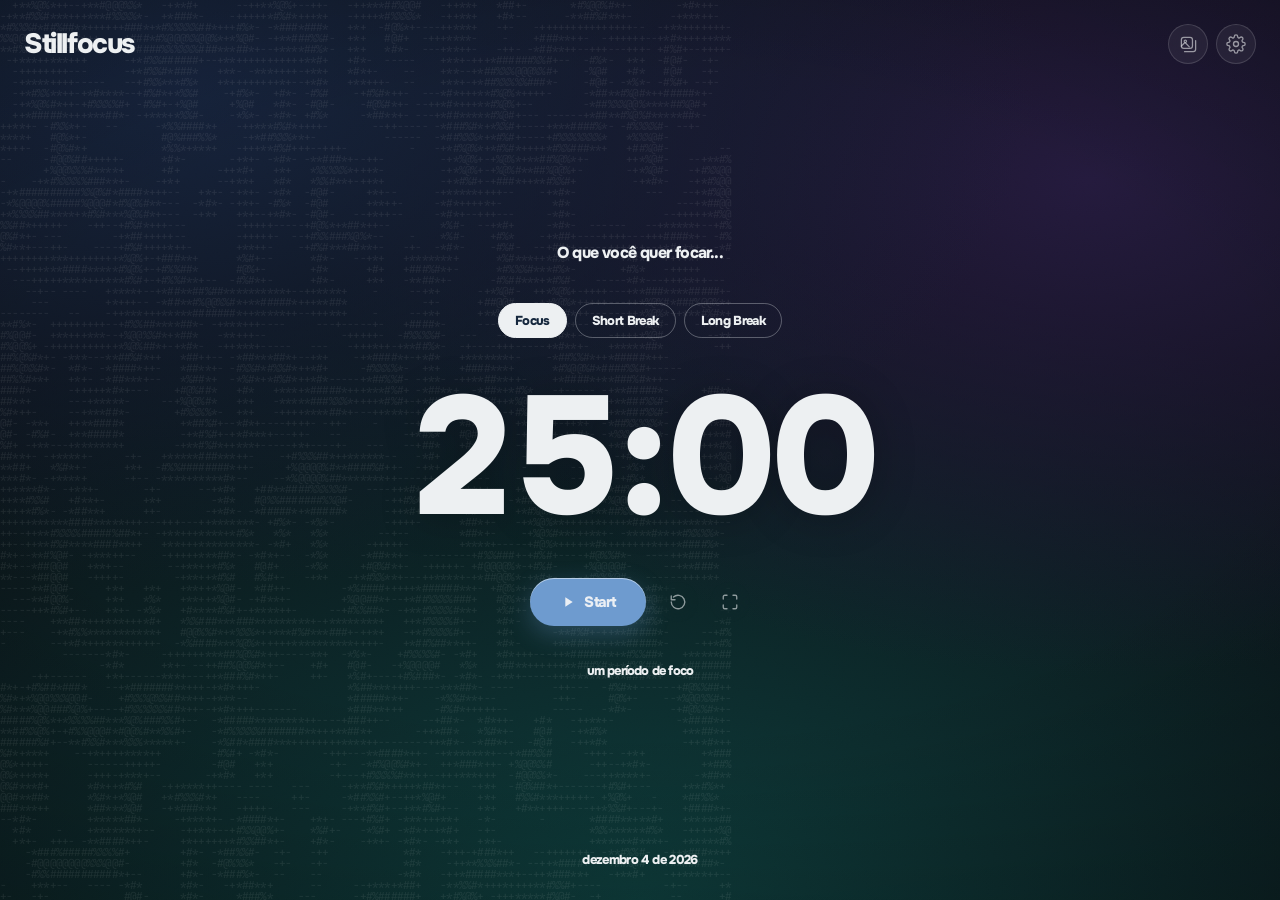
<file: index.html>
<!doctype html>
<html lang="pt-BR">
<head>
<meta charset="UTF-8">
<meta name="viewport" content="width=device-width, initial-scale=1, viewport-fit=cover">
<title>Still Focus</title>
<meta name="description" content="Still Focus — uma ferramenta minimalista de foco, com ambiente visual personalizável e uma camada ASCII viva.">
<meta name="theme-color" content="#0a0e13">
<link rel="preconnect" href="https://fonts.googleapis.com">
<link rel="preconnect" href="https://fonts.gstatic.com" crossorigin>
<link href="https://fonts.googleapis.com/css2?family=Onest:wght@300;400;500;600;700;800&family=JetBrains+Mono:wght@400;500&display=swap" rel="stylesheet">
<link rel="stylesheet" href="style.css">
</head>
<body>

  <!-- Layer 1: full-screen background -->
  <div id="bg-layer" aria-hidden="true"></div>

  <!-- Layer 2: ordered-dithering stylization -->
  <canvas id="dither-canvas" aria-hidden="true"></canvas>

  <!-- Layer 3: ASCII atmospheric overlay -->
  <canvas id="ascii-canvas" aria-hidden="true"></canvas>

  <!-- Layer 3: application UI -->
  <div id="app">

    <header class="app-header">
      <span class="brand">Stillfocus</span>
      <div class="header-actions">
        <button id="gallery-btn" class="icon-btn" type="button" aria-haspopup="dialog" aria-controls="gallery-overlay" data-i18n-aria="galleryAria" aria-label="Abrir galeria de wallpapers">
          <svg width="19" height="19" viewBox="0 0 24 24" fill="none" stroke="currentColor" stroke-width="1.6" stroke-linecap="round" stroke-linejoin="round"><rect x="3" y="3" width="14" height="14" rx="3"/><path d="M7 21h11a3 3 0 0 0 3-3V7"/><circle cx="8" cy="8" r="1.5"/><path d="M3 14l3.5-3.5a1.5 1.5 0 0 1 2.1 0L13 15"/></svg>
        </button>
        <button id="settings-btn" class="icon-btn" type="button" aria-haspopup="dialog" aria-controls="settings-overlay" data-i18n-aria="settingsAria" aria-label="Abrir configurações">
          <svg width="20" height="20" viewBox="0 0 24 24" fill="none" stroke="currentColor" stroke-width="1.6" stroke-linecap="round" stroke-linejoin="round"><circle cx="12" cy="12" r="3"/><path d="M19.4 15a1.65 1.65 0 0 0 .33 1.82l.06.06a2 2 0 1 1-2.83 2.83l-.06-.06a1.65 1.65 0 0 0-1.82-.33 1.65 1.65 0 0 0-1 1.51V21a2 2 0 0 1-4 0v-.09A1.65 1.65 0 0 0 9 19.4a1.65 1.65 0 0 0-1.82.33l-.06.06a2 2 0 1 1-2.83-2.83l.06-.06A1.65 1.65 0 0 0 4.6 15a1.65 1.65 0 0 0-1.51-1H3a2 2 0 0 1 0-4h.09A1.65 1.65 0 0 0 4.6 9a1.65 1.65 0 0 0-.33-1.82l-.06-.06a2 2 0 1 1 2.83-2.83l.06.06A1.65 1.65 0 0 0 9 4.6a1.65 1.65 0 0 0 1-1.51V3a2 2 0 0 1 4 0v.09a1.65 1.65 0 0 0 1 1.51 1.65 1.65 0 0 0 1.82-.33l.06-.06a2 2 0 1 1 2.83 2.83l-.06.06A1.65 1.65 0 0 0 19.4 9a1.65 1.65 0 0 0 1.51 1H21a2 2 0 0 1 0 4h-.09a1.65 1.65 0 0 0-1.51 1z"/></svg>
        </button>
      </div>
    </header>

    <main class="stage">

      <div class="task-row">
        <div class="task-input" id="task-input" contenteditable="true" role="textbox" aria-multiline="false" data-i18n-aria="taskAria" aria-label="O que você quer focar" data-i18n-placeholder="taskPlaceholder" data-placeholder="What you want to focus on..."></div>
      </div>

      <div class="pomodoro-dots" id="pomodoro-dots" hidden aria-hidden="true"></div>

      <div class="mode-row" role="group" aria-label="Modo do Pomodoro">
        <button class="mode-pill" type="button" data-mode="focus" data-i18n="modeFocus">Focus</button>
        <button class="mode-pill" type="button" data-mode="short" data-i18n="modeShort">Short Break</button>
        <button class="mode-pill" type="button" data-mode="long" data-i18n="modeLong">Long Break</button>
      </div>

      <div class="timer" id="timer" role="timer" aria-live="off">25:00</div>

      <div class="controls" id="controls-row">
        <button id="start-btn" class="btn-primary" type="button">
          <svg class="icon-play" width="16" height="16" viewBox="0 0 24 24" fill="currentColor"><path d="M8 5v14l11-7z"/></svg>
          <svg class="icon-pause" width="16" height="16" viewBox="0 0 24 24" fill="currentColor" hidden><path d="M6 5h4v14H6zM14 5h4v14h-4z"/></svg>
          <span class="btn-label" id="start-btn-label" data-i18n="startLabel">Start</span>
        </button>
        <button id="reset-btn" class="icon-btn ghost" type="button" data-i18n-aria="resetAria" aria-label="Reiniciar timer">
          <svg width="18" height="18" viewBox="0 0 24 24" fill="none" stroke="currentColor" stroke-width="1.8" stroke-linecap="round" stroke-linejoin="round"><path d="M3 12a9 9 0 1 0 3-6.7"/><path d="M3 4v5h5"/></svg>
        </button>
        <button id="fullscreen-btn" class="icon-btn ghost" type="button" data-i18n-aria="fullscreenEnterAria" aria-label="Entrar em tela cheia">
          <svg class="icon-fs-enter" width="18" height="18" viewBox="0 0 24 24" fill="none" stroke="currentColor" stroke-width="1.8" stroke-linecap="round" stroke-linejoin="round"><path d="M8 3H5a2 2 0 0 0-2 2v3M16 3h3a2 2 0 0 1 2 2v3M21 16v3a2 2 0 0 1-2 2h-3M3 16v3a2 2 0 0 0 2 2h3"/></svg>
          <svg class="icon-fs-exit" width="18" height="18" viewBox="0 0 24 24" fill="none" stroke="currentColor" stroke-width="1.8" stroke-linecap="round" stroke-linejoin="round" hidden><path d="M8 3v3a2 2 0 0 1-2 2H3M16 3v3a2 2 0 0 0 2 2h3M21 16h-3a2 2 0 0 0-2 2v3M3 16h3a2 2 0 0 1 2 2v3"/></svg>
        </button>
      </div>

      <p class="session-hint" id="session-hint" data-i18n="hintFocus">um período de foco</p>

    </main>

    <footer class="app-footer">
      <p class="date-display" id="date-display" aria-hidden="true"></p>
    </footer>

  </div>

  <!-- Gallery dialog -->
  <div id="gallery-overlay" class="overlay" hidden>
    <div class="settings-panel glass" role="dialog" aria-modal="true" aria-labelledby="gallery-title">
      <div class="settings-header">
        <h2 id="gallery-title" data-i18n="galleryTitle">Galeria</h2>
        <button id="close-gallery" class="icon-btn" type="button" data-i18n-aria="closeGalleryAria" aria-label="Fechar galeria">
          <svg width="18" height="18" viewBox="0 0 24 24" fill="none" stroke="currentColor" stroke-width="1.8" stroke-linecap="round" stroke-linejoin="round"><path d="M18 6 6 18M6 6l12 12"/></svg>
        </button>
      </div>
      <div class="settings-scroll">
        <p class="gallery-hint" data-i18n="galleryHint">Wallpapers originais, já incluídos no projeto. Toque para aplicar.</p>
        <div class="gallery-grid" id="gallery-grid"></div>
      </div>
    </div>
  </div>

  <!-- Settings dialog -->
  <div id="settings-overlay" class="overlay" hidden>
    <div class="settings-panel glass" role="dialog" aria-modal="true" aria-labelledby="settings-title">
      <div class="settings-header">
        <h2 id="settings-title" data-i18n="settingsTitle">Configurações</h2>
        <button id="close-settings" class="icon-btn" type="button" data-i18n-aria="closeSettingsAria" aria-label="Fechar configurações">
          <svg width="18" height="18" viewBox="0 0 24 24" fill="none" stroke="currentColor" stroke-width="1.8" stroke-linecap="round" stroke-linejoin="round"><path d="M18 6 6 18M6 6l12 12"/></svg>
        </button>
      </div>

      <div class="settings-scroll">

        <section class="settings-section">
          <h3 data-i18n="sectionFormat">Formato</h3>
          <div class="bg-type-tabs" role="tablist" aria-label="Formato do cronômetro">
            <button class="format-tab" type="button" data-format="cronometro" role="tab" data-i18n="formatCronometro">Cronômetro</button>
            <button class="format-tab" type="button" data-format="pomodoro" role="tab" data-i18n="formatPomodoro">Pomodoro</button>
            <button class="format-tab" type="button" data-format="relogio" role="tab" data-i18n="formatRelogio">Relógio</button>
            <button class="format-tab" type="button" data-format="contador" role="tab" data-i18n="formatContador">Contador</button>
          </div>
        </section>

        <section class="settings-section" id="durations-section">
          <h3 data-i18n="sectionDurations">Durações</h3>
          <div class="duration-grid">
            <label class="duration-field">
              <span data-i18n="modeFocus">Focus</span>
              <div class="num-input"><input type="number" id="dur-focus" min="1" max="180" inputmode="numeric"><span class="unit" data-i18n="unitMin">min</span></div>
            </label>
            <label class="duration-field">
              <span data-i18n="modeShort">Short Break</span>
              <div class="num-input"><input type="number" id="dur-short" min="1" max="60" inputmode="numeric"><span class="unit" data-i18n="unitMin">min</span></div>
            </label>
            <label class="duration-field">
              <span data-i18n="modeLong">Long Break</span>
              <div class="num-input"><input type="number" id="dur-long" min="1" max="90" inputmode="numeric"><span class="unit" data-i18n="unitMin">min</span></div>
            </label>
          </div>
        </section>

        <section class="settings-section">
          <h3 data-i18n="sectionEnvironment">Ambiente</h3>
          <div class="bg-type-tabs" role="tablist" aria-label="Tipo de background">
            <button class="bg-tab" type="button" data-bgtype="default" role="tab" data-i18n="tabDefault">Padrão</button>
            <button class="bg-tab" type="button" data-bgtype="solid" role="tab" data-i18n="tabSolid">Cor</button>
            <button class="bg-tab" type="button" data-bgtype="gradient" role="tab" data-i18n="tabGradient">Gradiente</button>
            <button class="bg-tab" type="button" data-bgtype="image" role="tab" data-i18n="tabImage">Imagem</button>
          </div>

          <div id="bg-panel-solid" class="bg-panel" hidden>
            <input type="color" id="solid-color-input" value="#16233c" data-i18n-aria="solidColorAria" aria-label="Escolher cor sólida">
          </div>

          <div id="bg-panel-gradient" class="bg-panel" hidden>
            <div class="gradient-presets" id="gradient-presets"></div>
          </div>

          <div id="bg-panel-image" class="bg-panel" hidden>
            <label class="file-drop" for="image-input">
              <svg width="20" height="20" viewBox="0 0 24 24" fill="none" stroke="currentColor" stroke-width="1.6" stroke-linecap="round" stroke-linejoin="round"><path d="M21 15v4a2 2 0 0 1-2 2H5a2 2 0 0 1-2-2v-4"/><polyline points="7 10 12 5 17 10"/><line x1="12" y1="5" x2="12" y2="15"/></svg>
              <span data-i18n="chooseImage">Escolher imagem</span>
            </label>
            <input type="file" id="image-input" accept="image/*" hidden>
          </div>

          <button id="reset-bg-btn" class="text-btn" type="button" data-i18n="resetBg">Restaurar background padrão</button>
        </section>

        <section class="settings-section">
          <h3 data-i18n="sectionTypography">Tipografia</h3>
          <div class="bg-type-tabs" role="tablist" aria-label="Peso da fonte">
            <button class="weight-tab" type="button" data-weight="300" role="tab" data-i18n="weightLight">Light</button>
            <button class="weight-tab" type="button" data-weight="400" role="tab" data-i18n="weightRegular">Regular</button>
            <button class="weight-tab" type="button" data-weight="800" role="tab" data-i18n="weightExtrabold">Extrabold</button>
          </div>
        </section>

        <section class="settings-section">
          <h3 data-i18n="sectionEffects">Efeitos</h3>

          <div class="ascii-toggle-row">
            <span data-i18n="labelAsciiLayer">Camada ASCII</span>
            <label class="switch">
              <input type="checkbox" id="ascii-toggle" checked>
              <span class="switch-track"><span class="switch-thumb"></span></span>
            </label>
          </div>

          <div class="ascii-toggle-row">
            <span data-i18n="labelDither">Ordered Dithering</span>
            <label class="switch">
              <input type="checkbox" id="dither-toggle">
              <span class="switch-track"><span class="switch-thumb"></span></span>
            </label>
          </div>

          <div class="slider-field" id="dither-intensity-field" hidden>
            <div class="slider-label-row">
              <span data-i18n="labelDitherIntensity">Quantidade</span>
              <span id="dither-intensity-value" class="slider-value">40%</span>
            </div>
            <input type="range" id="dither-intensity" min="0" max="100" value="40">
          </div>

          <div class="ascii-toggle-row" id="dither-noise-row" hidden>
            <span data-i18n="labelDitherNoise">Ruído monocromático</span>
            <label class="switch">
              <input type="checkbox" id="dither-noise-toggle" checked>
              <span class="switch-track"><span class="switch-thumb"></span></span>
            </label>
          </div>

          <div class="ascii-toggle-row" id="dither-color-row" hidden>
            <span data-i18n="labelDitherColor">Manter cores originais</span>
            <label class="switch">
              <input type="checkbox" id="dither-color-toggle">
              <span class="switch-track"><span class="switch-thumb"></span></span>
            </label>
          </div>
        </section>

        <section class="settings-section">
          <h3 data-i18n="sectionAudio">Áudio</h3>

          <div class="ascii-toggle-row">
            <span data-i18n="labelSoundPlayPause">Som de início/pausa</span>
            <label class="switch">
              <input type="checkbox" id="sound-playpause-toggle" checked>
              <span class="switch-track"><span class="switch-thumb"></span></span>
            </label>
          </div>

          <div class="ascii-toggle-row">
            <span data-i18n="labelSoundTick">Tique-taque</span>
            <label class="switch">
              <input type="checkbox" id="sound-tick-toggle">
              <span class="switch-track"><span class="switch-thumb"></span></span>
            </label>
          </div>

          <div class="ascii-toggle-row">
            <span data-i18n="labelSoundCompletion">Som de conclusão</span>
            <label class="switch">
              <input type="checkbox" id="sound-completion-toggle" checked>
              <span class="switch-track"><span class="switch-thumb"></span></span>
            </label>
          </div>
        </section>

        <section class="settings-section">
          <h3 data-i18n="sectionLanguage">Idioma</h3>
          <div class="bg-type-tabs" role="tablist" aria-label="Idioma">
            <button class="lang-tab" type="button" data-lang="pt" role="tab">Português</button>
            <button class="lang-tab" type="button" data-lang="en" role="tab">English</button>
          </div>
        </section>

      </div>
    </div>
  </div>

  <script src="ascii.js"></script>
  <script src="dither.js"></script>
  <script src="i18n.js"></script>
  <script src="app.js"></script>
</body>
</html>
</file>
<file: style.css>
/* ============================================================
   POMODORO — DESIGN TOKENS
   ============================================================ */
:root{
  /* colors */
  --color-bg-void:   #0a0e13;
  --color-bg-a:      #16233c; /* indigo */
  --color-bg-b:      #0d3b3a; /* deep teal */
  --color-bg-c:      #241a3d; /* plum */
  --color-fg:              #f4f2ec; /* overwritten at runtime by the adaptive-contrast engine */
  --color-fg-ink:          #14100c; /* readable text drawn ON TOP of a filled --color-fg surface */
  --color-fg-muted:        color-mix(in srgb, var(--color-fg) 58%, transparent);
  --color-fg-faint:        color-mix(in srgb, var(--color-fg) 30%, transparent);
  --color-fg-border:       color-mix(in srgb, var(--color-fg) 32%, transparent);
  --color-primary:         #8be3cd;
  --color-primary-strong:  #a9edd9;
  --color-primary-ink:     #06201a;
  --color-danger:          #ff8a75;
  --color-border:          rgba(244,242,236,.14);

  --glass-bg:         rgba(255,255,255,.06);
  --glass-bg-strong:  rgba(255,255,255,.11);
  --glass-border:     rgba(255,255,255,.14);
  --glass-highlight:  rgba(255,255,255,.24);

  --shadow-1: 0 1px 2px rgba(0,0,0,.25);
  --shadow-2: 0 12px 40px rgba(0,0,0,.38);

  --radius-s: 10px;
  --radius-m: 18px;
  --radius-l: 26px;
  --radius-pill: 999px;

  --space-1:4px; --space-2:8px; --space-3:12px; --space-4:16px;
  --space-6:24px; --space-8:32px; --space-12:48px; --space-16:64px;

  --blur-s: 14px;
  --blur-m: 28px;
  --blur-l: 46px;

  --font-ui:   'Onest', -apple-system, BlinkMacSystemFont, 'Segoe UI', sans-serif;
  --font-mono: 'JetBrains Mono', ui-monospace, 'SF Mono', Menlo, monospace;
  --tracking-tight: -0.05em; /* -5 letter-spacing */
  --weight-base: 800; /* extrabold */

  --ease-out: cubic-bezier(.16,1,.3,1);
  --dur-fast: 150ms;
  --dur-med: 260ms;
}

/* ============================================================
   RESET
   ============================================================ */
*, *::before, *::after{ box-sizing:border-box; }
html, body{
  height:100%;
  margin:0;
  overscroll-behavior:none;
}
body{
  font-family:var(--font-ui);
  letter-spacing:var(--tracking-tight);
  color:var(--color-fg);
  -webkit-font-smoothing:antialiased;
  text-rendering:optimizeLegibility;
  overflow:hidden;
  position:fixed;
  inset:0;
}
button{
  font-family:inherit;
  color:inherit;
  background:none;
  border:none;
  cursor:pointer;
  -webkit-tap-highlight-color:transparent;
}
input{ font-family:inherit; color:inherit; }
h1,h2,h3,p{ margin:0; }
svg{ display:block; }

button:focus-visible,
input:focus-visible,
label.file-drop:focus-within{
  outline: 2px solid var(--color-primary);
  outline-offset: 2px;
  border-radius: var(--radius-s);
}

/* ============================================================
   LAYERS
   ============================================================ */
#bg-layer{
  position:fixed; inset:0;
  z-index:0;
  background: radial-gradient(120% 100% at 15% 10%, var(--color-bg-a) 0%, transparent 55%),
              radial-gradient(110% 100% at 85% 20%, var(--color-bg-c) 0%, transparent 55%),
              radial-gradient(140% 120% at 50% 100%, var(--color-bg-b) 0%, transparent 60%),
              var(--color-bg-void);
  background-size: cover;
  background-position:center;
  transition: background var(--dur-med) var(--ease-out), opacity 600ms var(--ease-out);
}
#bg-layer.has-image{
  background-image: var(--user-bg-image);
  background-size:cover;
  background-position:center;
}
#bg-layer::after{
  /* subtle grain */
  content:"";
  position:absolute; inset:0;
  opacity:.05;
  mix-blend-mode:overlay;
  background-image:url("data:image/svg+xml,%3Csvg xmlns='http://www.w3.org/2000/svg' width='120' height='120'%3E%3Cfilter id='n'%3E%3CfeTurbulence type='fractalNoise' baseFrequency='0.9' numOctaves='2' stitchTiles='stitch'/%3E%3C/filter%3E%3Crect width='100%25' height='100%25' filter='url(%23n)'/%3E%3C/svg%3E");
  pointer-events:none;
}
#bg-layer::before{
  content:"";
  position:absolute; inset:0;
  background:radial-gradient(120% 90% at 50% 45%, transparent 40%, rgba(0,0,0,.35) 100%);
  pointer-events:none;
}

#dither-canvas{
  position:fixed; inset:0;
  z-index:1;
  width:100%; height:100%;
  pointer-events:none;
  opacity:1;
  transition:opacity 500ms var(--ease-out);
}
#dither-canvas.hidden-layer{ opacity:0 !important; }

#ascii-canvas{
  position:fixed; inset:0;
  z-index:2;
  width:100%; height:100%;
  pointer-events:none;
  mix-blend-mode:screen;
  opacity:.5;
  transition:opacity 900ms var(--ease-out);
}
#ascii-canvas.hidden-layer{ opacity:0 !important; }

#app{
  position:relative;
  z-index:3;
  height:100%;
  width:100%;
  display:flex;
  flex-direction:column;
}

/* ============================================================
   HEADER
   ============================================================ */
.app-header{
  display:flex;
  align-items:center;
  justify-content:space-between;
  padding: max(env(safe-area-inset-top), var(--space-6)) var(--space-6) 0;
}
.brand{
  font-size:clamp(20px, 3.2vw, 28px);
  font-weight:var(--weight-base);
  letter-spacing:var(--tracking-tight);
  color:var(--color-fg);
  transition:color var(--dur-med) var(--ease-out);
}
.header-actions{
  display:flex;
  align-items:center;
  gap:var(--space-2);
}

/* ============================================================
   BUTTONS / GLASS PRIMITIVES
   ============================================================ */
.icon-btn{
  width:40px; height:40px;
  display:flex; align-items:center; justify-content:center;
  border-radius:var(--radius-pill);
  color:var(--color-fg-muted);
  background:var(--glass-bg);
  border:1px solid var(--glass-border);
  backdrop-filter:blur(var(--blur-s));
  -webkit-backdrop-filter:blur(var(--blur-s));
  transition:transform var(--dur-fast) var(--ease-out), color var(--dur-fast) var(--ease-out), background var(--dur-fast) var(--ease-out);
}
.icon-btn:hover{ color:var(--color-fg); background:var(--glass-bg-strong); }
.icon-btn:active{ transform:scale(.94); }
.icon-btn.ghost{
  background:transparent;
  border-color:transparent;
}
.icon-btn.ghost:hover{ background:var(--glass-bg); border-color:var(--glass-border); }

.glass{
  background:var(--glass-bg);
  border:1px solid var(--glass-border);
  backdrop-filter:blur(var(--blur-m));
  -webkit-backdrop-filter:blur(var(--blur-m));
  box-shadow:var(--shadow-2), inset 0 1px 0 var(--glass-highlight);
}

/* ============================================================
   STAGE / TIMER
   ============================================================ */
.stage{
  flex:1;
  display:flex;
  flex-direction:column;
  align-items:center;
  justify-content:center;
  gap:clamp(20px, 4vh, 40px);
  padding: var(--space-6);
  padding-bottom: max(env(safe-area-inset-bottom), var(--space-6));
}

.task-row{
  display:flex;
  justify-content:center;
  padding:0 var(--space-4);
  max-width:min(90vw, 560px);
}
.task-input{
  font-size:clamp(14px, 1.8vw, 16px);
  font-weight:var(--weight-base);
  letter-spacing:var(--tracking-tight);
  text-align:center;
  color:var(--color-fg);
  outline:none;
  cursor:text;
  padding:var(--space-1) var(--space-2);
  border-radius:var(--radius-s);
  max-width:100%;
  word-break:break-word;
}
.task-input:empty::before{
  content: attr(data-placeholder);
  color:var(--color-fg);
}

.mode-row{
  display:flex;
  gap:var(--space-2);
  flex-wrap:wrap;
  justify-content:center;
}
.mode-pill{
  padding:var(--space-2) var(--space-4);
  border-radius:var(--radius-pill);
  font-size:13px;
  font-weight:var(--weight-base);
  letter-spacing:var(--tracking-tight);
  color:var(--color-fg);
  background:transparent;
  border:1.5px solid var(--color-fg-border);
  transition:all var(--dur-fast) var(--ease-out);
}
.mode-pill:hover{ border-color:var(--color-fg-muted); }
.mode-pill.active{
  color:var(--color-fg-ink);
  background:var(--color-fg);
  border-color:var(--color-fg);
}

.timer{
  font-variant-numeric:tabular-nums;
  font-feature-settings:"tnum" 1;
  font-weight:var(--weight-base);
  font-size:clamp(72px, 20vw, 168px);
  line-height:1;
  letter-spacing:var(--tracking-tight);
  color:var(--color-fg);
  text-shadow:0 2px 40px rgba(0,0,0,.25);
  user-select:none;
}
.timer.state-completed{ animation:timer-pulse 900ms var(--ease-out); }
@keyframes timer-pulse{
  0%{ opacity:1; transform:scale(1); }
  35%{ opacity:.35; transform:scale(.985); }
  100%{ opacity:1; transform:scale(1); }
}

.controls{
  display:flex;
  align-items:center;
  gap:var(--space-3);
}
.btn-primary{
  display:flex;
  align-items:center;
  gap:var(--space-2);
  padding: 14px 30px;
  border-radius:var(--radius-pill);
  font-size:15px;
  font-weight:var(--weight-base);
  letter-spacing:var(--tracking-tight);
  color:var(--color-primary-ink);
  background:var(--color-primary);
  box-shadow:0 8px 24px color-mix(in srgb, var(--color-primary) 30%, transparent), inset 0 1px 0 rgba(255,255,255,.5);
  transition:transform var(--dur-fast) var(--ease-out), background var(--dur-fast) var(--ease-out), box-shadow var(--dur-fast) var(--ease-out);
}
.btn-primary:hover{ background:var(--color-primary-strong); }
.btn-primary:active{ transform:scale(.98); }
.btn-primary.running{
  background:var(--glass-bg-strong);
  color:var(--color-fg);
  border:1px solid var(--glass-border);
  backdrop-filter:blur(var(--blur-s));
  -webkit-backdrop-filter:blur(var(--blur-s));
  box-shadow:none;
}
.icon-pause[hidden], .icon-play[hidden],
.icon-fs-enter[hidden], .icon-fs-exit[hidden]{ display:none; }

.session-hint{
  font-size:13px;
  font-weight:var(--weight-base);
  color:var(--color-fg);
  height:16px;
}

.app-footer{
  display:flex;
  justify-content:center;
  padding: 0 var(--space-6) max(env(safe-area-inset-bottom), var(--space-8));
}
.date-display{
  font-size:13px;
  font-weight:var(--weight-base);
  letter-spacing:var(--tracking-tight);
  color:var(--color-fg);
  text-transform:lowercase;
}

/* ============================================================
   SETTINGS / GALLERY OVERLAYS
   ============================================================ */
#settings-overlay[hidden], #gallery-overlay[hidden]{
  display:none !important;
}
#settings-overlay, #gallery-overlay{
  /* These panels always sit on their own dark, blurred glass
     surface — independent of the page's adaptive background colors.
     Pinning fixed tokens here prevents them from inheriting a
     dark adaptive --color-fg (meant for light page backgrounds) and
     becoming unreadable against their own dark glass. */
  --color-fg: #f4f2ec;
  --color-fg-ink: #14100c;
  --color-fg-muted: color-mix(in srgb, var(--color-fg) 58%, transparent);
  --color-fg-faint: color-mix(in srgb, var(--color-fg) 30%, transparent);
  --color-fg-border: color-mix(in srgb, var(--color-fg) 32%, transparent);
}
.overlay{
  position:fixed; inset:0;
  z-index:10;
  display:flex;
  align-items:flex-end;
  justify-content:center;
  background:rgba(4,6,9,.42);
  backdrop-filter:blur(6px);
  -webkit-backdrop-filter:blur(6px);
  animation:overlay-in var(--dur-med) var(--ease-out);
  padding: var(--space-4);
}
@keyframes overlay-in{ from{ opacity:0; } to{ opacity:1; } }

.settings-panel{
  width:100%;
  max-width:420px;
  max-height:min(640px, 88vh);
  display:flex;
  flex-direction:column;
  border-radius:var(--radius-l);
  animation:panel-in var(--dur-med) var(--ease-out);
  margin-bottom: max(env(safe-area-inset-bottom), var(--space-4));
}
@keyframes panel-in{
  from{ opacity:0; transform:translateY(14px) scale(.98); }
  to{ opacity:1; transform:translateY(0) scale(1); }
}

.settings-header{
  display:flex; align-items:center; justify-content:space-between;
  padding:var(--space-6) var(--space-6) var(--space-4);
}
.settings-header h2{ font-size:16px; font-weight:600; }

.settings-scroll{
  overflow-y:auto;
  padding: 0 var(--space-6) var(--space-6);
  display:flex; flex-direction:column; gap:var(--space-8);
}

.settings-section h3{
  font-size:11px;
  font-weight:600;
  letter-spacing:.1em;
  text-transform:uppercase;
  color:var(--color-fg-faint);
  margin-bottom:var(--space-4);
}

.duration-grid{
  display:flex;
  flex-direction:column;
  gap:var(--space-3);
}
.duration-field{
  display:flex;
  align-items:center;
  justify-content:space-between;
  font-size:14px;
  color:var(--color-fg-muted);
}
.num-input{
  display:flex; align-items:center; gap:var(--space-2);
  background:var(--glass-bg);
  border:1px solid var(--glass-border);
  border-radius:var(--radius-s);
  padding:var(--space-2) var(--space-3);
}
.num-input input{
  width:44px;
  background:none; border:none;
  font-size:14px; font-weight:600;
  color:var(--color-fg);
  text-align:right;
  font-variant-numeric:tabular-nums;
}
.num-input input::-webkit-outer-spin-button,
.num-input input::-webkit-inner-spin-button{ -webkit-appearance:none; margin:0; }
.num-input .unit{ font-size:12px; color:var(--color-fg-faint); }

.bg-type-tabs{
  display:flex;
  gap:var(--space-2);
  margin-bottom:var(--space-4);
  flex-wrap:wrap;
}
.bg-tab{
  padding:var(--space-2) var(--space-3);
  border-radius:var(--radius-pill);
  font-size:12.5px;
  font-weight:500;
  color:var(--color-fg-faint);
  border:1px solid var(--glass-border);
  transition:all var(--dur-fast) var(--ease-out);
}
.bg-tab:hover{ color:var(--color-fg-muted); }
.bg-tab.active{
  color:var(--color-fg);
  background:var(--glass-bg-strong);
}

.bg-panel{ margin-bottom:var(--space-4); }
#solid-color-input{
  width:100%;
  height:44px;
  border-radius:var(--radius-s);
  border:1px solid var(--glass-border);
  background:none;
  padding:2px;
  cursor:pointer;
}

.gradient-presets{
  display:grid;
  grid-template-columns:repeat(4, 1fr);
  gap:var(--space-2);
}
.gradient-swatch{
  aspect-ratio:1;
  border-radius:var(--radius-s);
  border:2px solid transparent;
  cursor:pointer;
  transition:transform var(--dur-fast) var(--ease-out), border-color var(--dur-fast) var(--ease-out);
}
.gradient-swatch:hover{ transform:scale(1.05); }
.gradient-swatch.active{ border-color:var(--color-fg); }

.file-drop{
  display:flex; align-items:center; justify-content:center; gap:var(--space-2);
  padding:var(--space-4);
  border:1px dashed var(--glass-border);
  border-radius:var(--radius-s);
  font-size:13px;
  color:var(--color-fg-muted);
  cursor:pointer;
  transition:background var(--dur-fast) var(--ease-out), color var(--dur-fast) var(--ease-out);
}
.file-drop:hover{ background:var(--glass-bg); color:var(--color-fg); }

.text-btn{
  font-size:13px;
  color:var(--color-fg-faint);
  text-decoration:underline;
  text-underline-offset:3px;
  transition:color var(--dur-fast) var(--ease-out);
}
.text-btn:hover{ color:var(--color-fg-muted); }

.ascii-toggle-row{
  display:flex; align-items:center; justify-content:space-between;
  margin-top:var(--space-6);
  font-size:13px;
  color:var(--color-fg-muted);
}
.switch{ position:relative; display:inline-block; width:40px; height:24px; }
.switch input{ opacity:0; width:0; height:0; position:absolute; }
.switch-track{
  position:absolute; inset:0;
  background:var(--glass-bg-strong);
  border:1px solid var(--glass-border);
  border-radius:var(--radius-pill);
  transition:background var(--dur-fast) var(--ease-out);
}
.switch-thumb{
  position:absolute; top:2px; left:2px;
  width:18px; height:18px;
  background:var(--color-fg);
  border-radius:50%;
  transition:transform var(--dur-fast) var(--ease-out);
}
.switch input:checked + .switch-track{ background:var(--color-primary); }
.switch input:checked + .switch-track .switch-thumb{ transform:translateX(16px); background:var(--color-primary-ink); }

.weight-tab, .format-tab, .lang-tab{
  padding:var(--space-2) var(--space-3);
  border-radius:var(--radius-pill);
  font-size:12.5px;
  font-weight:500;
  color:var(--color-fg-faint);
  border:1px solid var(--glass-border);
  transition:all var(--dur-fast) var(--ease-out);
}
.weight-tab:hover, .format-tab:hover, .lang-tab:hover{ color:var(--color-fg-muted); }
.weight-tab.active, .format-tab.active, .lang-tab.active{
  color:var(--color-fg);
  background:var(--glass-bg-strong);
}

.slider-field{
  margin-top:var(--space-6);
}
.slider-label-row{
  display:flex; align-items:center; justify-content:space-between;
  font-size:13px;
  color:var(--color-fg-muted);
  margin-bottom:var(--space-2);
}
.slider-value{
  font-variant-numeric:tabular-nums;
  color:var(--color-fg-faint);
}
input[type="range"]{
  -webkit-appearance:none;
  appearance:none;
  width:100%;
  height:4px;
  border-radius:var(--radius-pill);
  background:var(--glass-bg-strong);
  outline:none;
  cursor:pointer;
}
input[type="range"]::-webkit-slider-thumb{
  -webkit-appearance:none;
  width:16px; height:16px;
  border-radius:50%;
  background:var(--color-fg);
  border:2px solid var(--color-primary-ink);
  cursor:pointer;
  transition:transform var(--dur-fast) var(--ease-out);
}
input[type="range"]::-webkit-slider-thumb:hover{ transform:scale(1.1); }
input[type="range"]::-moz-range-thumb{
  width:16px; height:16px;
  border-radius:50%;
  background:var(--color-fg);
  border:2px solid var(--color-primary-ink);
  cursor:pointer;
}
input[type="range"]::-moz-range-track{
  height:4px;
  border-radius:var(--radius-pill);
  background:var(--glass-bg-strong);
}

/* ============================================================
   GALLERY
   ============================================================ */
.gallery-hint{
  font-size:13px;
  color:var(--color-fg-muted);
  margin-bottom:var(--space-4);
}
.gallery-grid{
  display:grid;
  grid-template-columns:repeat(2, 1fr);
  gap:var(--space-3);
}
.gallery-thumb{
  position:relative;
  aspect-ratio:16/10;
  border-radius:var(--radius-m);
  overflow:hidden;
  border:2px solid transparent;
  cursor:pointer;
  background-size:cover;
  background-position:center;
  transition:transform var(--dur-fast) var(--ease-out), border-color var(--dur-fast) var(--ease-out);
}
.gallery-thumb:hover{ transform:scale(1.02); }
.gallery-thumb.active{ border-color:var(--color-primary); }
.gallery-thumb-label{
  position:absolute;
  left:var(--space-2);
  bottom:var(--space-2);
  font-size:11px;
  font-weight:600;
  color:#f4f2ec;
  text-shadow:0 1px 4px rgba(0,0,0,.6);
}
.gallery-thumb-check{
  position:absolute;
  top:var(--space-2);
  right:var(--space-2);
  width:20px; height:20px;
  border-radius:50%;
  background:var(--color-primary);
  color:var(--color-primary-ink);
  display:flex; align-items:center; justify-content:center;
  opacity:0;
  transform:scale(.6);
  transition:all var(--dur-fast) var(--ease-out);
}
.gallery-thumb.active .gallery-thumb-check{ opacity:1; transform:scale(1); }

/* ============================================================
   POMODORO SESSION DOTS
   ============================================================ */
.pomodoro-dots{
  display:flex;
  gap:var(--space-2);
}
.pomodoro-dots[hidden]{ display:none; }
.pomodoro-dot{
  width:7px; height:7px;
  border-radius:50%;
  background:var(--color-fg-border);
  transition:background var(--dur-fast) var(--ease-out), transform var(--dur-fast) var(--ease-out);
}
.pomodoro-dot.filled{
  background:var(--color-fg);
  transform:scale(1.15);
}
.pomodoro-dot.current{
  background:var(--color-primary);
  transform:scale(1.3);
}

/* ============================================================
   RESPONSIVE
   ============================================================ */
@media (max-width:600px){
  .app-header{ padding: max(env(safe-area-inset-top), var(--space-4)) var(--space-4) 0; }
  .stage{ gap:clamp(16px,3.5vh,28px); }
  .mode-row{ justify-content:center; }
}

@media (max-height:480px) and (orientation:landscape){
  .stage{ gap:12px; padding-top:8px; padding-bottom:8px; }
  .timer{ font-size:clamp(48px, 12vw, 96px); }
  .app-header{ padding-top:8px; }
  .session-hint{ display:none; }
  .app-footer{ display:none; }
  .task-row{ display:none; }
}

/* ============================================================
   MOTION PREFERENCE
   ============================================================ */
@media (prefers-reduced-motion: reduce){
  *{
    animation-duration:0.001ms !important;
    animation-iteration-count:1 !important;
    transition-duration:0.001ms !important;
  }
}
</file>
